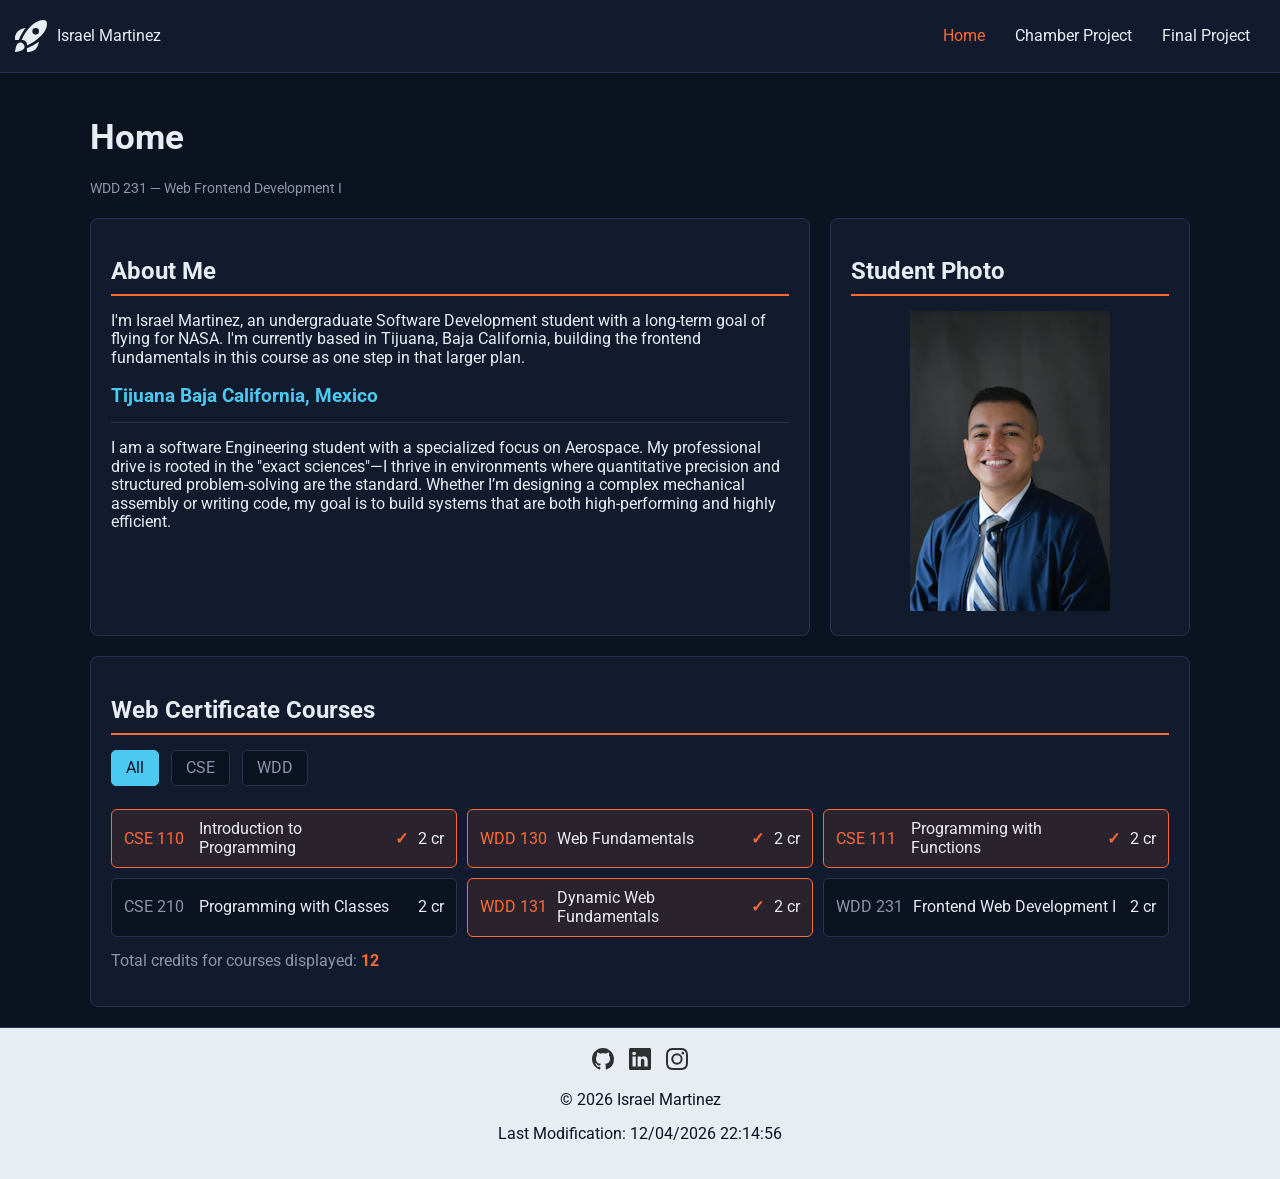
<file: index.html>
<!DOCTYPE html>
<html lang="en">
<head>

    <meta charset="UTF-8">
    <meta name="viewport" content="width=device-width, initial-scale=1.0">
    <title>Israel Martinez | WDD 231</title>
    <meta name="description" content="Israel Martinez's BYU-Idaho WDD 231 course home page">
    <meta name="author" content="Israel Martinez">

    <link rel="stylesheet" href="styles/normalize.css">
    <link rel="stylesheet" href="styles/small.css">
    <link rel="stylesheet" href="styles/larger.css">

    <link rel="preconnect" href="https://fonts.googleapis.com">
    <link rel="preconnect" href="https://fonts.gstatic.com" crossorigin>
    <link href="https://fonts.googleapis.com/css2?family=Roboto:wght@100;400;700&display=swap" rel="stylesheet">

    <script src="scripts/navigation.js" defer></script>
    <script src="scripts/date.js" defer></script>
    <script src="scripts/course.js" defer></script>
</head>
<body>

    <header class="site-header">
         <div class="brand">
            <img src="images/rocket.svg" alt="logo home page " class="brand-mark" width="32" height="32">
            <span class="brand-name"> Israel Martinez </span>
         </div>
         <button id="navToggle" class="nav-toggle" aria-label="Open navigation menu" aria-expanded="false" aria-controls="primaryNav">
         <span class="hamburger"></span>
        </button>
        <nav id="primaryNav" class="primary-nav">
        <a href="index.html" class="nav-link current" aria-current="page">Home</a>
        <a href="chamber/index.html" class="nav-link">Chamber Project</a>
        <a href="#" class="nav-link">Final Project</a>
</nav>
    </header>

    

    <main>
    <h1>Home</h1>
    <p class="mission-line">WDD 231 — Web Frontend Development I</p>
 
    <div class="grid-container">
 
      <section class="card" id="about">
        <h2>About Me</h2>
        <div class="card-content">
          <div class="about-top">
            <p>I'm Israel Martinez, an undergraduate Software Development student with a
              long-term goal of flying for NASA. I'm currently based in Tijuana, Baja California,
              building the frontend fundamentals in this course as one step in that larger plan.</p>
          </div>
          <h3>Tijuana Baja California, Mexico</h3>
          <hr>
          <p>I am a software Engineering student with a specialized focus on Aerospace. My professional drive is rooted in the "exact sciences"—I thrive in environments where quantitative precision and structured problem-solving are the standard. Whether I’m designing a complex mechanical assembly or writing code, my goal is to build systems that are both high-performing and highly efficient.</p>
        </div>
      </section>
 
      <section class="card" id="photo">
        <h2>Student Photo</h2>
        <div class="card-content photo-content">
          <img src="images/profile.png" alt="Profile Photo Israel Martinez" width="200" height="300"  loading="lazy">
        </div>
      </section>
 
      <section class="card" id="courses">
        <h2>Web Certificate Courses</h2>
        <div class="card-content">
          <div class="filter-buttons">
            <button class="filter-btn active" data-filter="All">All</button>
            <button class="filter-btn" data-filter="CSE">CSE</button>
            <button class="filter-btn" data-filter="WDD">WDD</button>
          </div>
          <div id="courseList" class="course-list" aria-live="polite"></div>
          <p class="credit-readout">Total credits for courses displayed: <span id="totalCredits" class="mono">0</span></p>
        </div>
      </section>
 
    </div>
  </main>

    <footer>
    <div class="footer-social">
        <a href="https://github.com/learsiml-afk" target="_blank" rel="noopener" aria-label="GitHub profile">
            <img src="images/github.svg" alt="Github logo" width="22" height="22">
        </a>
        <a href="https://www.linkedin.com/in/israel-martinez-lopez/" target="_blank" rel="noopener" aria-label="Linkedin profile">
            <img src="images/linkedin.svg" alt="Linkedin logo" width="22" height="22">
        </a>
        <a href="https://www.instagram.com" target="_blank" rel="noopener" aria-label="Instagram profile">
            <img src="images/instagram.svg" alt="Instagram logo" width="22" height="22">
        </a>
    </div>
    <p>&copy; <span id="currentyear"></span> Israel Martinez</p>
    <p id="lastModified"></p>
</footer>

</body>
</html>
</file>
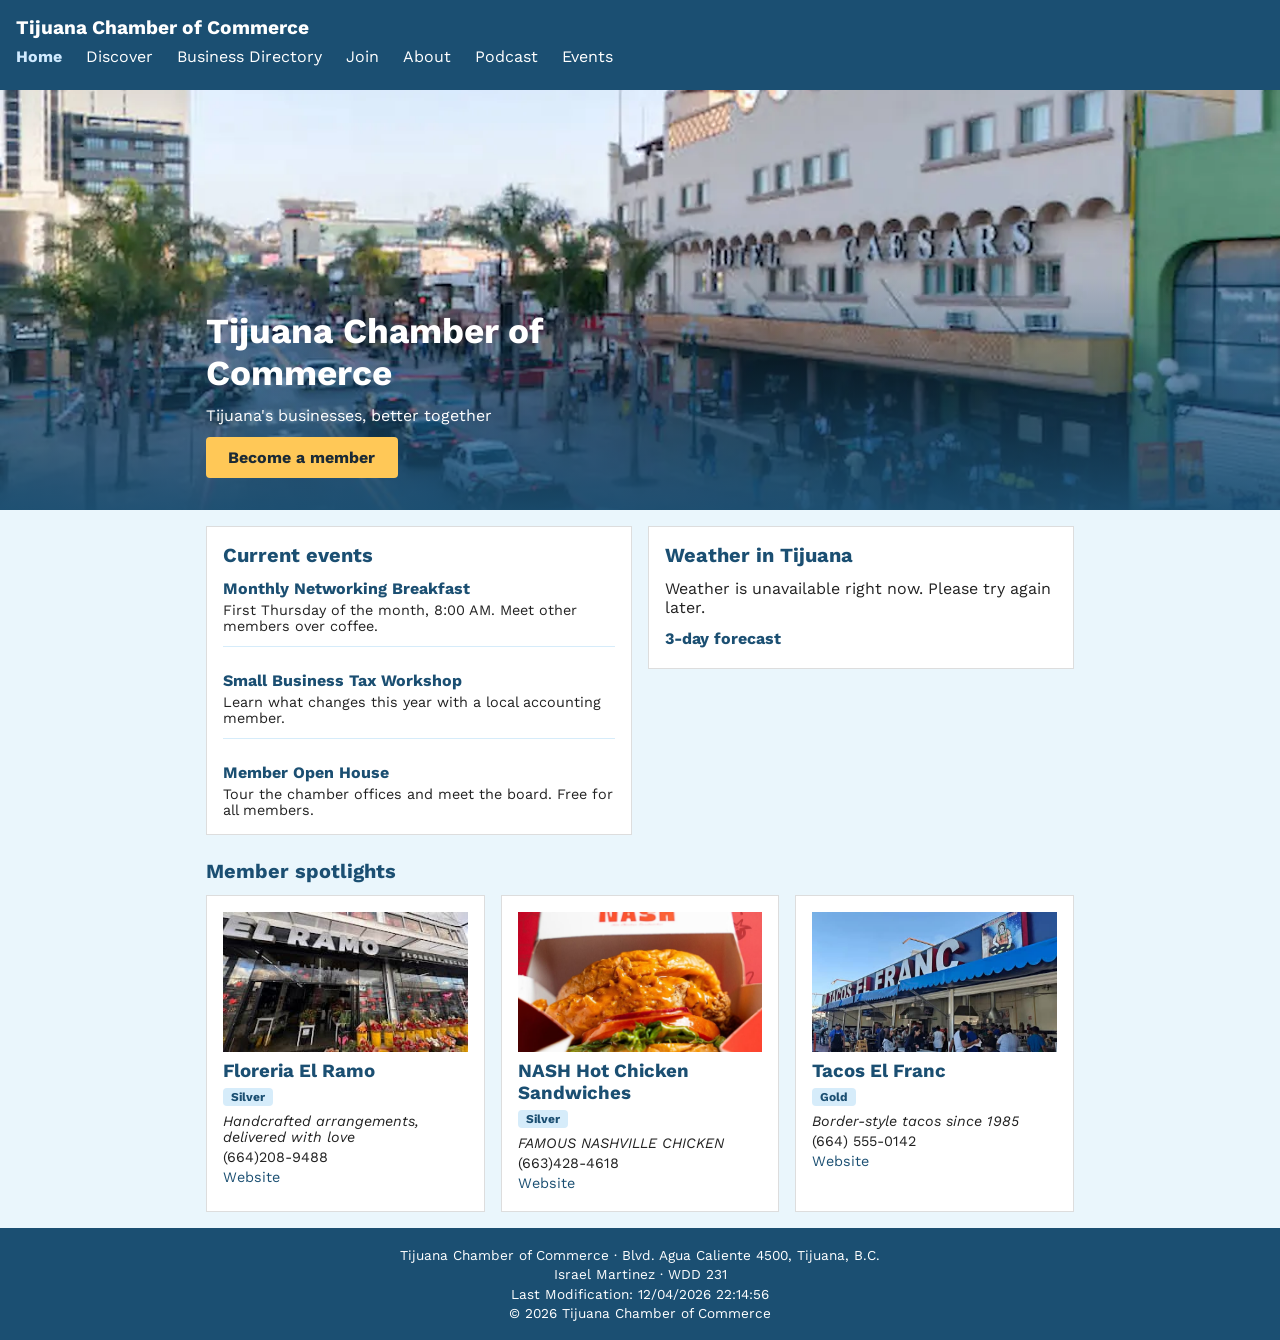
<file: chamber/index.html>
<!DOCTYPE html>
<html lang="en">
<head>
  <meta charset="UTF-8">
  <meta name="viewport" content="width=device-width, initial-scale=1.0">
  <title>Tijuana Chamber of Commerce | Home</title>
  <meta name="description" content="The Tijuana Chamber of Commerce connects local businesses with events, networking, and growth opportunities.">
  <meta name="author" content="Israel Martinez">

  <link rel="icon" href="images/favicon.ico">

  <meta property="og:title" content="Tijuana Chamber of Commerce | Home">
  <meta property="og:description" content="The Tijuana Chamber of Commerce connects local businesses with events, networking, and growth opportunities.">
  <meta property="og:image" content="https://learsiml-afk.github.io/wdd231/chamber/images/og-image.png">
  <meta property="og:url" content="https://learsiml-afk.github.io/wdd231/chamber/index.html">

  <link rel="preconnect" href="https://fonts.googleapis.com">
  <link rel="preconnect" href="https://fonts.gstatic.com" crossorigin>
  <link href="https://fonts.googleapis.com/css2?family=Work+Sans:wght@400;600;700&display=swap" rel="stylesheet">

  <link rel="stylesheet" href="styles/normalize.css">
  <link rel="stylesheet" href="styles/small.css">
  <link rel="stylesheet" href="styles/larger.css">

  <script src="scripts/index.js" defer></script>
</head>
<body>

  <header class="site-header">
    <div class="header-bar">
      <p class="site-title">Tijuana Chamber of Commerce</p>
      <button id="navToggle" class="nav-toggle" aria-expanded="false" aria-controls="primaryNav">Menu</button>
    </div>

    <nav id="primaryNav" class="primary-nav" aria-label="Main">
      <a href="index.html" aria-current="page">Home</a>
      <a href="discover.html">Discover</a>
      <a href="directory.html">Business Directory</a>
      <a href="join.html">Join</a>
      <a href="about.html">About</a>
      <a href="podcast.html">Podcast</a>
      <a href="events.html">Events</a>
    </nav>
  </header>

  <main class="home-main">

  <section class="hero" aria-labelledby="heroTitle">
    <picture>
      <source media="(min-width: 700px)" srcset="images/hero-large.webp" width="1400" height="600">
      <img src="images/hero-small.webp" alt="Tijuana skyline at sunset with the city's arch in the foreground" width="800" height="600" fetchpriority="high">
    </picture>
    <div class="hero-copy">
      <h1 id="heroTitle">Tijuana Chamber of Commerce</h1>
      <p class="hero-tagline">Tijuana's businesses, better together</p>
      <a class="hero-cta" href="join.html">Become a member</a>
    </div>
  </section>

  <div class="home-content">
    <div class="home-grid">

      <section class="home-card events" aria-labelledby="eventsTitle">
        <h2 id="eventsTitle">Current events</h2>
        <ul class="event-list">
          <li>
            <h3>Monthly Networking Breakfast</h3>
            <p>First Thursday of the month, 8:00 AM. Meet other members over coffee.</p>
          </li>
          <li>
            <h3>Small Business Tax Workshop</h3>
            <p>Learn what changes this year with a local accounting member.</p>
          </li>
          <li>
            <h3>Member Open House</h3>
            <p>Tour the chamber offices and meet the board. Free for all members.</p>
          </li>
        </ul>
      </section>

      <section class="home-card weather" aria-labelledby="weatherTitle">
        <h2 id="weatherTitle">Weather in Tijuana</h2>
        <div id="currentWeather" aria-live="polite">
          <p>Loading weather…</p>
        </div>
        <h3>3-day forecast</h3>
        <ul id="forecast" class="forecast-list"></ul>
      </section>

    </div>

    <section class="spotlights" aria-labelledby="spotTitle">
      <h2 id="spotTitle">Member spotlights</h2>
      <div id="spotlightList" class="spotlight-list"></div>
    </section>
  </div>
  </main>

  <footer class="site-footer">
    <p>Tijuana Chamber of Commerce &middot; Blvd. Agua Caliente 4500, Tijuana, B.C.</p>
    <p>Israel Martinez &middot; WDD 231</p>
    <p>Last Modification: <span id="lastModified"></span></p>
    <p>&copy; <span id="currentYear"></span> Tijuana Chamber of Commerce</p>
  </footer>

</body>
</html>
</file>
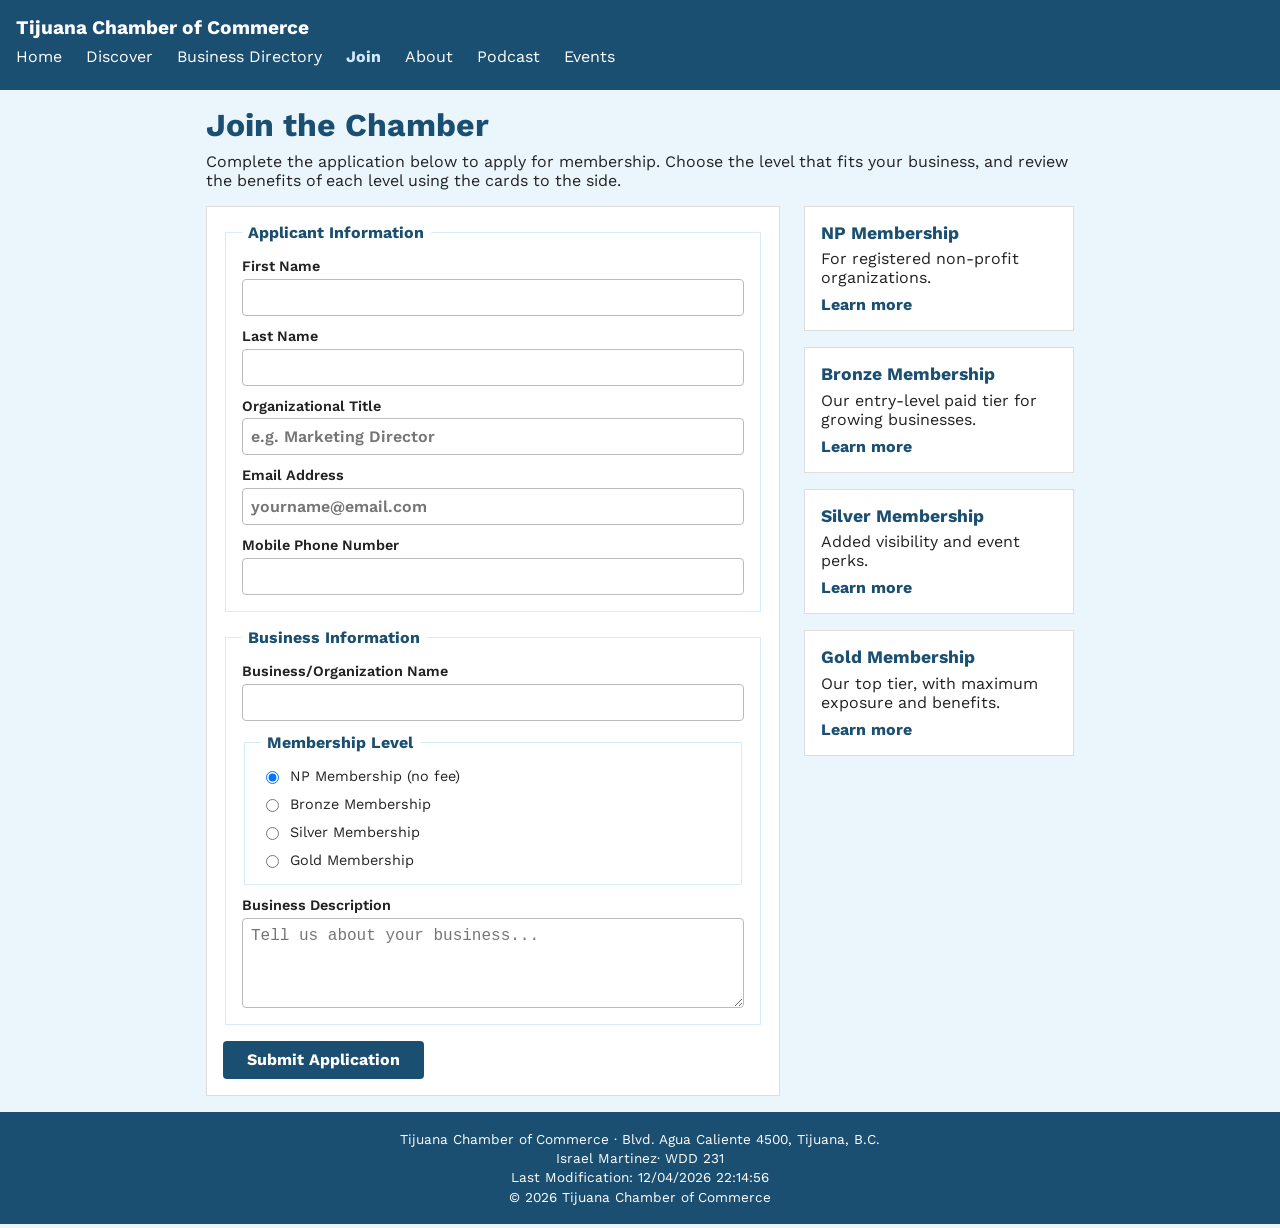
<file: chamber/Join.html>
<!DOCTYPE html>
<html lang="en">
<head>
  <meta charset="UTF-8">
  <meta name="viewport" content="width=device-width, initial-scale=1.0">
  <title>Join | Tijuana Chamber of Commerce</title>
  <meta name="description" content="Apply for membership with the Tijuana Chamber of Commerce.">
  <meta name="author" content="Israel Martinez">

  <link rel="icon" href="images/favicon.ico">

  <meta property="og:title" content="Join | Tijuana Chamber of Commerce">
  <meta property="og:description" content="Apply for membership with the Tijuana Chamber of Commerce.">
  <meta property="og:image" content="https://learsiml-afk.github.io/wdd231/chamber/images/og-image.png">  <meta property="og:url" content="https://learsiml-afk.github.io/wdd231/chamber/join.html">

  <link rel="preconnect" href="https://fonts.googleapis.com">
  <link rel="preconnect" href="https://fonts.gstatic.com" crossorigin>
  <link href="https://fonts.googleapis.com/css2?family=Work+Sans:wght@400;600;700&display=swap" rel="stylesheet">

  <link rel="stylesheet" href="styles/normalize.css">
  <link rel="stylesheet" href="styles/small.css">
  <link rel="stylesheet" href="styles/larger.css">

  <script src="scripts/join.js" defer></script>
</head>
<body>

  <header class="site-header">
    <div class="header-bar">
      <p class="site-title">Tijuana Chamber of Commerce</p>
      <button id="navToggle" class="nav-toggle">Menu</button>
    </div>

    <nav id="primaryNav" class="primary-nav">
      <a href="directory.html">Home</a>
      <a href="discover.html">Discover</a>
      <a href="directory.html">Business Directory</a>
      <a href="join.html" aria-current="page">Join</a>
      <a href="about.html">About</a>
      <a href="podcast.html">Podcast</a>
      <a href="events.html">Events</a>
    </nav>
  </header>

  <main>
    <h1 class="page-title">Join the Chamber</h1>
    <p>Complete the application below to apply for membership. Choose the level that fits your business, and review the benefits of each level using the cards to the side.</p>

    <div class="join-layout">

      <form action="thankyou.html" method="get" class="join-form">

        <fieldset>
          <legend>Applicant Information</legend>

          <label for="firstName">
            First Name
            <input type="text" id="firstName" name="firstName" title="First Name" autocomplete="given-name" required>
          </label>

          <label for="lastName">
            Last Name
            <input type="text" id="lastName" name="lastName" title="Last Name" autocomplete="family-name" required>
          </label>

          <label for="orgTitle">
            Organizational Title
            <input type="text" id="orgTitle" name="orgTitle" title="Organizational Title" autocomplete="organization-title"
              pattern="[A-Za-z\s\-]{7,}" placeholder="e.g. Marketing Director">
          </label>

          <label for="email">
            Email Address
            <input type="email" id="email" name="email" title="Email Address" autocomplete="email" placeholder="yourname@email.com" required>
          </label>

          <label for="mobile">
            Mobile Phone Number
            <input type="tel" id="mobile" name="mobile" title="Mobile Phone Number" autocomplete="tel" required>
          </label>
        </fieldset>

        <fieldset>
          <legend>Business Information</legend>

          <label for="businessName">
            Business/Organization Name
            <input type="text" id="businessName" name="businessName" title="Business Name" autocomplete="organization" required>
          </label>

          <fieldset class="membership-levels">
            <legend>Membership Level</legend>

            <label class="radio-label">
              <input type="radio" name="membershipLevel" value="np" checked>
              NP Membership (no fee)
            </label>

            <label class="radio-label">
              <input type="radio" name="membershipLevel" value="bronze">
              Bronze Membership
            </label>

            <label class="radio-label">
              <input type="radio" name="membershipLevel" value="silver">
              Silver Membership
            </label>

            <label class="radio-label">
              <input type="radio" name="membershipLevel" value="gold">
              Gold Membership
            </label>
          </fieldset>

          <label for="description">
            Business Description
            <textarea id="description" name="description" title="Business Description" rows="4" placeholder="Tell us about your business..."></textarea>
          </label>
        </fieldset>

        <input type="hidden" id="timestamp" name="timestamp">

        <button type="submit">Submit Application</button>
      </form>

      <section class="membership-cards">

        <article class="membership-card">
          <h2>NP Membership</h2>
          <p>For registered non-profit organizations.</p>
          <a href="#" data-modal="npModal">Learn more</a>
        </article>

        <article class="membership-card">
          <h2>Bronze Membership</h2>
          <p>Our entry-level paid tier for growing businesses.</p>
          <a href="#" data-modal="bronzeModal">Learn more</a>
        </article>

        <article class="membership-card">
          <h2>Silver Membership</h2>
          <p>Added visibility and event perks.</p>
          <a href="#" data-modal="silverModal">Learn more</a>
        </article>

        <article class="membership-card">
          <h2>Gold Membership</h2>
          <p>Our top tier, with maximum exposure and benefits.</p>
          <a href="#" data-modal="goldModal">Learn more</a>
        </article>

      </section>

    </div>

    <dialog id="npModal" class="benefits-modal">
      <h2>NP Membership Benefits</h2>
      <ul>
        <li>Free membership for qualifying non-profits</li>
        <li>Listing in the online business directory</li>
        <li>Access to chamber networking events</li>
      </ul>
      <button class="close-modal">Close</button>
    </dialog>

    <dialog id="bronzeModal" class="benefits-modal">
      <h2>Bronze Membership Benefits</h2>
      <ul>
        <li>All NP-level benefits</li>
        <li>One event discount per quarter</li>
        <li>Access to chamber training workshops</li>
      </ul>
      <button class="close-modal">Close</button>
    </dialog>

    <dialog id="silverModal" class="benefits-modal">
      <h2>Silver Membership Benefits</h2>
      <ul>
        <li>All Bronze-level benefits</li>
        <li>Priority event registration</li>
        <li>Quarterly advertising placement on the chamber site</li>
      </ul>
      <button class="close-modal">Close</button>
    </dialog>

    <dialog id="goldModal" class="benefits-modal">
      <h2>Gold Membership Benefits</h2>
      <ul>
        <li>All Silver-level benefits</li>
        <li>Featured spotlight position on the home page</li>
        <li>Unlimited event discounts</li>
        <li>Dedicated chamber advertising support</li>
      </ul>
      <button class="close-modal">Close</button>
    </dialog>

  </main>

  <footer class="site-footer">
    <p>Tijuana Chamber of Commerce &middot; Blvd. Agua Caliente 4500, Tijuana, B.C.</p>
    <p>Israel Martinez&middot; WDD 231</p>
    <p>Last Modification: <span id="lastModified"></span></p>
    <p>&copy; <span id="currentYear"></span> Tijuana Chamber of Commerce</p>
  </footer>

</body>
</html>
</file>
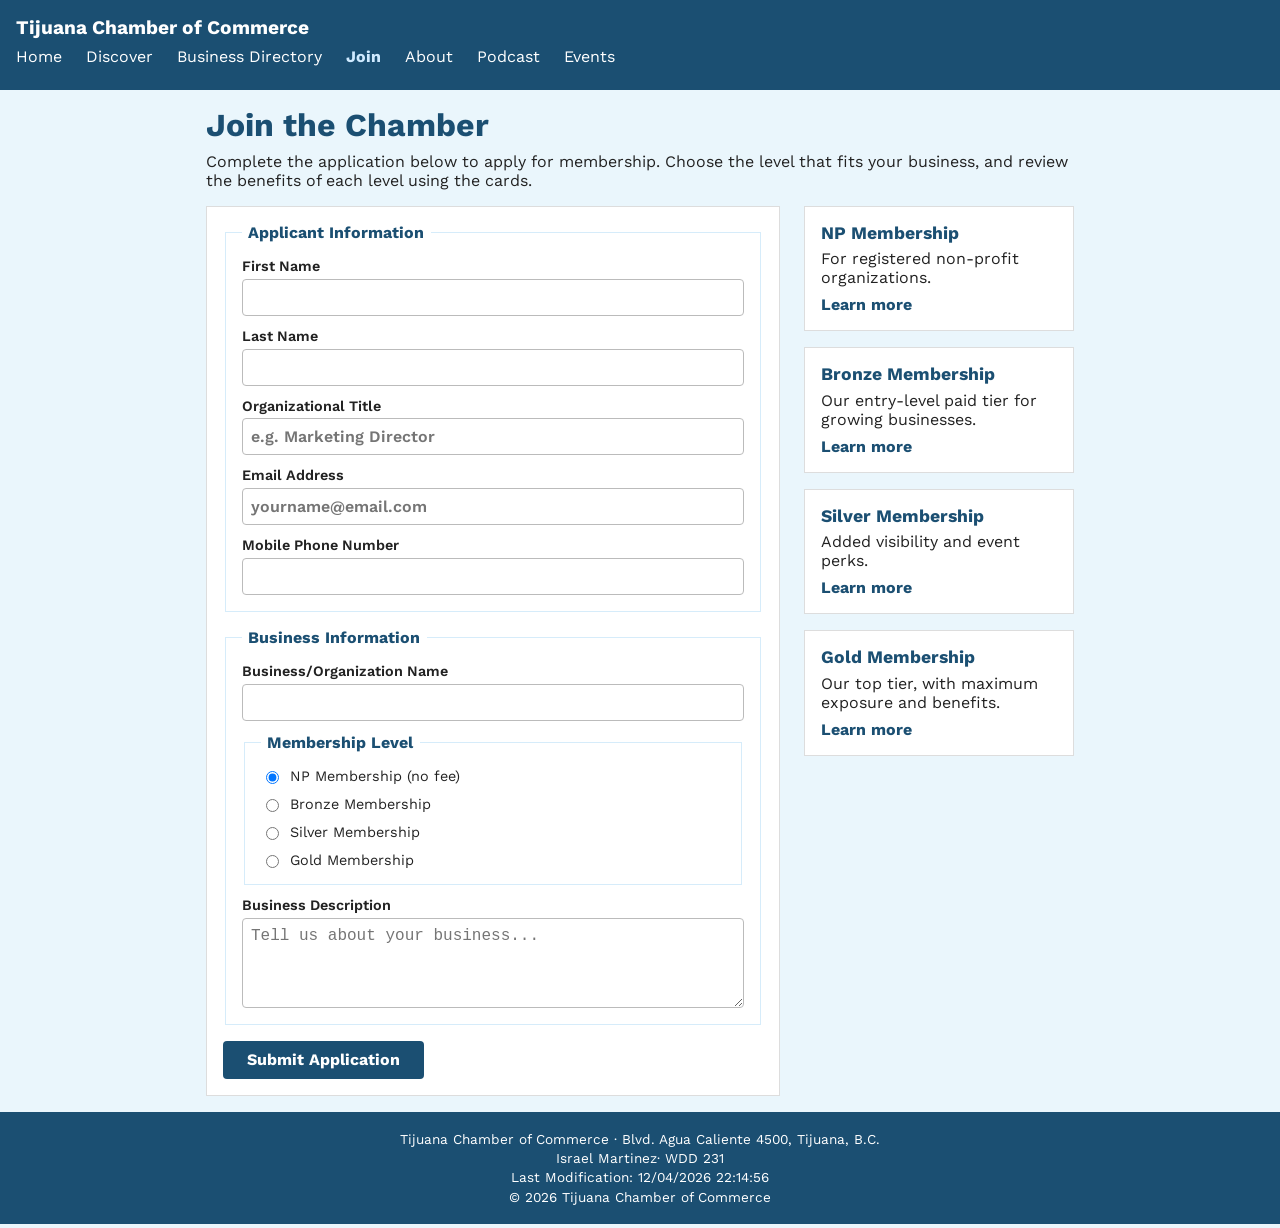
<file: chamber/join.html>
<!DOCTYPE html>
<html lang="en">
<head>
  <meta charset="UTF-8">
  <meta name="viewport" content="width=device-width, initial-scale=1.0">
  <title>Join | Tijuana Chamber of Commerce</title>
  <meta name="description" content="Apply for membership with the Tijuana Chamber of Commerce.">
  <meta name="author" content="Israel Martinez">

  <link rel="icon" href="images/favicon.ico">

  <meta property="og:title" content="Join | Tijuana Chamber of Commerce">
  <meta property="og:description" content="Apply for membership with the Tijuana Chamber of Commerce.">
  <meta property="og:image" content="https://learsiml-afk.github.io/wdd231/chamber/images/og-image.png">  <meta property="og:url" content="https://learsiml-afk.github.io/wdd231/chamber/join.html">

  <link rel="preconnect" href="https://fonts.googleapis.com">
  <link rel="preconnect" href="https://fonts.gstatic.com" crossorigin>
  <link href="https://fonts.googleapis.com/css2?family=Work+Sans:wght@400;600;700&display=swap" rel="stylesheet">

  <link rel="stylesheet" href="styles/normalize.css">
  <link rel="stylesheet" href="styles/small.css">
  <link rel="stylesheet" href="styles/larger.css">

  <script src="scripts/join.js" defer></script>
</head>
<body>

  <header class="site-header">
    <div class="header-bar">
      <p class="site-title">Tijuana Chamber of Commerce</p>
      <button id="navToggle" class="nav-toggle">Menu</button>
    </div>

    <nav id="primaryNav" class="primary-nav">
      <a href="index.html">Home</a>
      <a href="discover.html">Discover</a>
      <a href="directory.html">Business Directory</a>
      <a href="join.html" aria-current="page">Join</a>
      <a href="about.html">About</a>
      <a href="podcast.html">Podcast</a>
      <a href="events.html">Events</a>
    </nav>
  </header>

  <main>
    <h1 class="page-title">Join the Chamber</h1>
    <p>Complete the application below to apply for membership. Choose the level that fits your business, and review the benefits of each level using the cards.</p>

    <div class="join-layout">

      <form action="thankyou.html" method="get" class="join-form">

        <fieldset>
          <legend>Applicant Information</legend>

          <label for="firstName">
            First Name
            <input type="text" id="firstName" name="firstName" title="First Name" autocomplete="given-name" required>
          </label>

          <label for="lastName">
            Last Name
            <input type="text" id="lastName" name="lastName" title="Last Name" autocomplete="family-name" required>
          </label>

          <label for="orgTitle">
            Organizational Title
            <input type="text" id="orgTitle" name="orgTitle" title="Letters, spaces, and hyphens only, at least 7 characters" autocomplete="organization-title"
              pattern="[A-Za-z\s\-]{7,}" placeholder="e.g. Marketing Director">
          </label>

          <label for="email">
            Email Address
            <input type="email" id="email" name="email" title="Email Address" autocomplete="email" placeholder="yourname@email.com" required>
          </label>

          <label for="mobile">
            Mobile Phone Number
            <input type="tel" id="mobile" name="mobile" title="Mobile Phone Number" autocomplete="tel" required>
          </label>
        </fieldset>

        <fieldset>
          <legend>Business Information</legend>

          <label for="businessName">
            Business/Organization Name
            <input type="text" id="businessName" name="businessName" title="Business Name" autocomplete="organization" required>
          </label>

          <fieldset class="membership-levels">
            <legend>Membership Level</legend>

            <label class="radio-label">
              <input type="radio" name="membershipLevel" value="np" title="NP Membership" checked>
              NP Membership (no fee)
            </label>

            <label class="radio-label">
              <input type="radio" name="membershipLevel" value="bronze" title="Bronze Membership">
              Bronze Membership
            </label>

            <label class="radio-label">
              <input type="radio" name="membershipLevel" value="silver" title="Silver Membership">
              Silver Membership
            </label>

            <label class="radio-label">
              <input type="radio" name="membershipLevel" value="gold" title="Gold Membership">
              Gold Membership
            </label>
          </fieldset>

          <label for="description">
            Business Description
            <textarea id="description" name="description" title="Business Description" autocomplete="off" rows="4" placeholder="Tell us about your business..."></textarea>
          </label>
        </fieldset>

        <input type="hidden" id="timestamp" name="timestamp">

        <button type="submit">Submit Application</button>
      </form>

      <section class="membership-cards">

        <article class="membership-card">
          <h2>NP Membership</h2>
          <p>For registered non-profit organizations.</p>
          <a href="#" data-modal="npModal">Learn more</a>
        </article>

        <article class="membership-card">
          <h2>Bronze Membership</h2>
          <p>Our entry-level paid tier for growing businesses.</p>
          <a href="#" data-modal="bronzeModal">Learn more</a>
        </article>

        <article class="membership-card">
          <h2>Silver Membership</h2>
          <p>Added visibility and event perks.</p>
          <a href="#" data-modal="silverModal">Learn more</a>
        </article>

        <article class="membership-card">
          <h2>Gold Membership</h2>
          <p>Our top tier, with maximum exposure and benefits.</p>
          <a href="#" data-modal="goldModal">Learn more</a>
        </article>

      </section>

    </div>

    <dialog id="npModal" class="benefits-modal">
      <h2>NP Membership Benefits</h2>
      <ul>
        <li>Free membership for qualifying non-profits</li>
        <li>Listing in the online business directory</li>
        <li>Access to chamber networking events</li>
      </ul>
      <button class="close-modal">Close</button>
    </dialog>

    <dialog id="bronzeModal" class="benefits-modal">
      <h2>Bronze Membership Benefits</h2>
      <ul>
        <li>All NP-level benefits</li>
        <li>One event discount per quarter</li>
        <li>Access to chamber training workshops</li>
      </ul>
      <button class="close-modal">Close</button>
    </dialog>

    <dialog id="silverModal" class="benefits-modal">
      <h2>Silver Membership Benefits</h2>
      <ul>
        <li>All Bronze-level benefits</li>
        <li>Priority event registration</li>
        <li>Quarterly advertising placement on the chamber site</li>
      </ul>
      <button class="close-modal">Close</button>
    </dialog>

    <dialog id="goldModal" class="benefits-modal">
      <h2>Gold Membership Benefits</h2>
      <ul>
        <li>All Silver-level benefits</li>
        <li>Featured spotlight position on the home page</li>
        <li>Unlimited event discounts</li>
        <li>Dedicated chamber advertising support</li>
      </ul>
      <button class="close-modal">Close</button>
    </dialog>

  </main>

  <footer class="site-footer">
    <p>Tijuana Chamber of Commerce &middot; Blvd. Agua Caliente 4500, Tijuana, B.C.</p>
    <p>Israel Martinez&middot; WDD 231</p>
    <p>Last Modification: <span id="lastModified"></span></p>
    <p>&copy; <span id="currentYear"></span> Tijuana Chamber of Commerce</p>
  </footer>

</body>
</html>
</file>
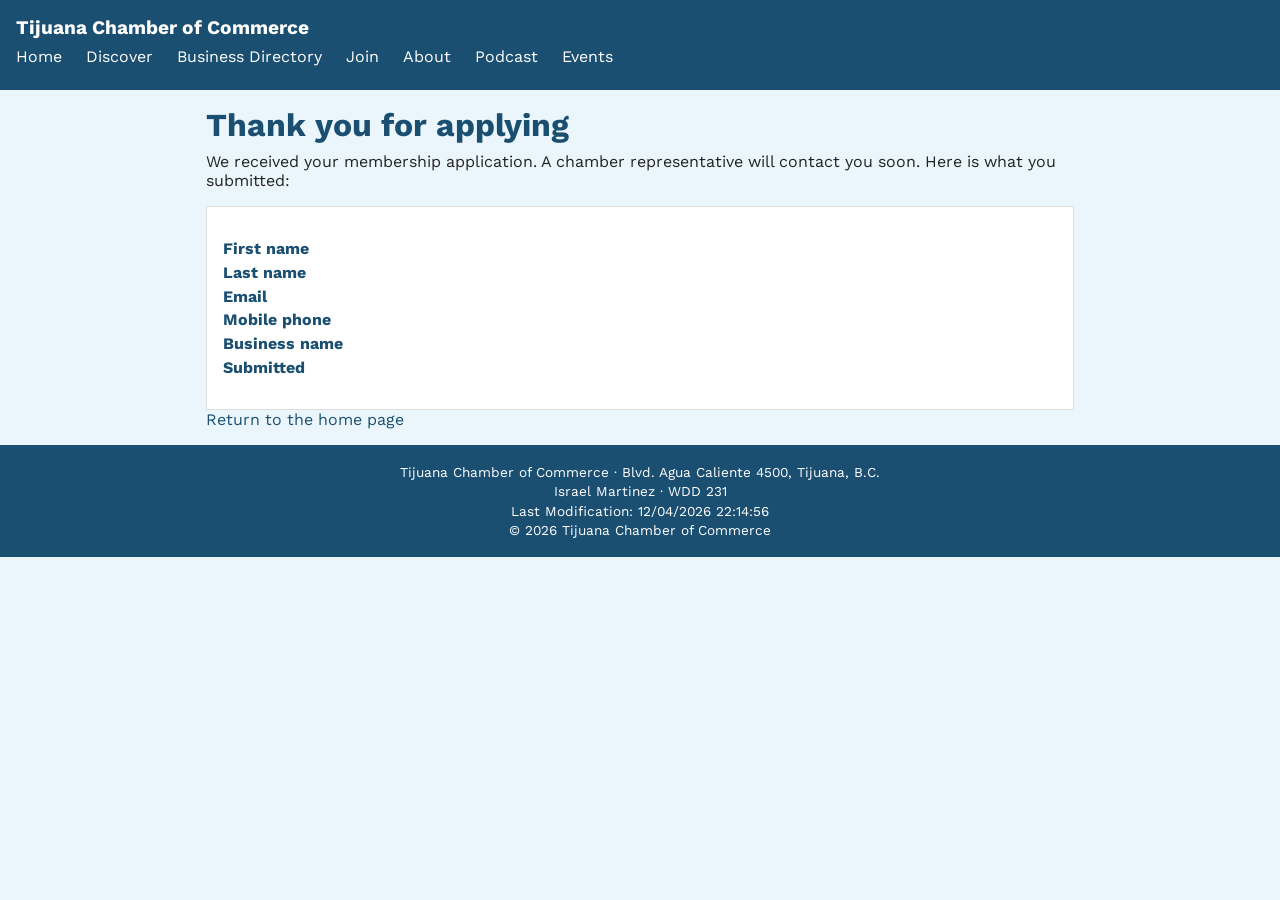
<file: chamber/thankyou.html>
<!DOCTYPE html>
<html lang="en">
<head>
  <meta charset="UTF-8">
  <meta name="viewport" content="width=device-width, initial-scale=1.0">
  <title>Thank You | Tijuana Chamber of Commerce</title>
  <meta name="description" content="Your membership application to the Tijuana Chamber of Commerce has been received.">
  <meta name="author" content="Israel Martinez">
  <meta name="robots" content="noindex">

  <link rel="icon" href="images/favicon.ico">

  <meta property="og:title" content="Thank You | Tijuana Chamber of Commerce">
  <meta property="og:description" content="Your membership application to the Tijuana Chamber of Commerce has been received.">
  <meta property="og:image" content="https://learsiml-afk.github.io/wdd231/chamber/images/og-image.png">
  <meta property="og:url" content="https://learsiml-afk.github.io/wdd231/chamber/thankyou.html">

  <link rel="preconnect" href="https://fonts.googleapis.com">
  <link rel="preconnect" href="https://fonts.gstatic.com" crossorigin>
  <link href="https://fonts.googleapis.com/css2?family=Work+Sans:wght@400;600;700&display=swap" rel="stylesheet">

  <link rel="stylesheet" href="styles/normalize.css">
  <link rel="stylesheet" href="styles/small.css">
  <link rel="stylesheet" href="styles/larger.css">

  <script src="scripts/thankyou.js" defer></script>
</head>
<body>

  <header class="site-header">
    <div class="header-bar">
      <p class="site-title">Tijuana Chamber of Commerce</p>
      <button id="navToggle" class="nav-toggle" aria-expanded="false" aria-controls="primaryNav">Menu</button>
    </div>

    <nav id="primaryNav" class="primary-nav" aria-label="Main">
      <a href="index.html">Home</a>
      <a href="discover.html">Discover</a>
      <a href="directory.html">Business Directory</a>
      <a href="join.html">Join</a>
      <a href="about.html">About</a>
      <a href="podcast.html">Podcast</a>
      <a href="events.html">Events</a>
    </nav>
  </header>

  <main>
    <h1 class="page-title">Thank you for applying</h1>
    <p>We received your membership application. A chamber representative will contact you soon. Here is what you submitted:</p>

    <section class="confirmation-card" aria-label="Application summary">
      <dl>
        <dt>First name</dt>
        <dd id="outFirstName"></dd>

        <dt>Last name</dt>
        <dd id="outLastName"></dd>

        <dt>Email</dt>
        <dd id="outEmail"></dd>

        <dt>Mobile phone</dt>
        <dd id="outMobile"></dd>

        <dt>Business name</dt>
        <dd id="outBusinessName"></dd>

        <dt>Submitted</dt>
        <dd id="outTimestamp"></dd>
      </dl>
    </section>

    <p><a href="index.html">Return to the home page</a></p>
  </main>

  <footer class="site-footer">
    <p>Tijuana Chamber of Commerce &middot; Blvd. Agua Caliente 4500, Tijuana, B.C.</p>
    <p>Israel Martinez &middot; WDD 231</p>
    <p>Last Modification: <span id="lastModified"></span></p>
    <p>&copy; <span id="currentYear"></span> Tijuana Chamber of Commerce</p>
  </footer>

</body>
</html>
</file>
<file: styles/small.css>
:root {
  --bg-color: #0b1220;
  --card-color: #121b2e;
  --border-color: #263353;
  --orange: #ff6b35;
  --blue: #4cc9f0;
  --text-color: #e8ecf3;
  --gray-text: #8b96ad;
}

body {
  background-color: var(--bg-color);
  color: var(--text-color);
  font-family: "Roboto", sans-serif;
}

h1, h2, h3 {
  font-family: "Roboto", sans-serif;
}

a {
  color: var(--blue);
  text-decoration: none;
}

.site-header {
  display: flex;
  flex-wrap: wrap;
  align-items: center;
  justify-content: space-between;
  background-color: var(--card-color);
  border-bottom: 1px solid var(--border-color);
  padding: 15px;
}

.brand {
  display: flex;
  align-items: center;
  gap: 10px;
}

.brand-name {
  font-family: "Roboto", sans-serif;
  font-weight: 400;
}

.nav-toggle {
  display: flex;
  align-items: center;
  justify-content: center;
  cursor: pointer;
  background: none;
  border: 1px solid var(--border-color);
  border-radius: 5px;
  width: 40px;
  height: 36px;
}

.hamburger {
  position: relative;
  display: block;
  width: 20px;
  height: 2px;
  background-color: var(--text-color);
}

.hamburger::before,
.hamburger::after {
  content: "";
  position: absolute;
  left: 0;
  width: 20px;
  height: 2px;
  background-color: var(--text-color);
}

.hamburger::before { top: -6px; }
.hamburger::after  { top: 6px; }

.primary-nav {
  display: none;
  flex-direction: column;
  width: 100%;
  background-color: var(--card-color);
  border-top: 1px solid var(--border-color);
}

.primary-nav.open {
  display: flex;
}

.nav-link {
  padding: 12px 15px;
  color: var(--text-color);
  border-bottom: 1px solid var(--border-color);
}

.nav-link:hover {
  color: var(--orange);
}

.nav-link.current {
  color: var(--orange);
}

main {
  padding: 20px 15px;
  max-width: 1100px;
  margin: 0 auto;
}

.mission-line {
  color: var(--gray-text);
  font-size: 0.9rem;
  margin-bottom: 20px;
}

.grid-container {
  display: grid;
  grid-template-columns: 1fr;
  gap: 20px;
}

.card {
  background-color: var(--card-color);
  border: 1px solid var(--border-color);
  border-radius: 8px;
  padding: 20px;
}

.card h2 {
  border-bottom: 2px solid var(--orange);
  padding-bottom: 8px;
  margin-bottom: 15px;
}

.card-content h3 {
  color: var(--blue);
  margin-bottom: 8px;
}

.card-content hr {
  border: none;
  border-top: 1px solid var(--border-color);
  margin: 15px 0;
}

.photo-content {
  text-align: center;
}

.student-photo {
  width: 100%;
  max-width: 250px;
  border-radius: 8px;
  border: 1px solid var(--border-color);
}

.filter-buttons {
  margin-bottom: 15px;
}

.filter-btn {
  background-color: var(--bg-color);
  color: var(--gray-text);
  border: 1px solid var(--border-color);
  border-radius: 5px;
  padding: 8px 14px;
  margin-right: 8px;
  margin-bottom: 8px;
  cursor: pointer;
}

.filter-btn.active {
  background-color: var(--blue);
  color: var(--bg-color);
  border-color: var(--blue);
}

.course-list {
  display: grid;
  grid-template-columns: 1fr;
  gap: 10px;
}

.course-card {
  display: flex;
  justify-content: space-between;
  align-items: center;
  background-color: var(--bg-color);
  border: 1px solid var(--border-color);
  border-radius: 6px;
  padding: 10px 12px;
}

.course-card.completed {
  border-color: var(--orange);
  background-color: rgba(255, 107, 53, 0.1);
}

.course-card.completed .course-id {
  color: var(--orange);
}

.course-id {
  color: var(--gray-text);
  min-width: 65px;
}

.course-title {
  flex: 1;
  padding: 0 10px;
}

.credit-readout {
  margin-top: 15px;
  color: var(--gray-text);

}
.course-check {
  color: var(--orange);
  font-weight: bold;
  padding-right: 10px;
}

#totalCredits {
  color: var(--orange);
  font-weight: bold;
}

footer {
  background-color: var(--text-color);
  border-top: 1px solid var(--border-color);
  text-align: center;
  color: var(--bg-color);
  padding: 20px 15px;
}

.footer-social {
  display: flex;
  justify-content: center;
  gap: 15px;
  margin-bottom: 10px;
}

.footer-social a {
  display: block;
  opacity: 0.8;
}

.footer-social a:hover {
  opacity: 1;
}
</file>
<file: styles/larger.css>
@media screen and (min-width: 768px) {

  .nav-toggle {
    display: none;
  }

  .primary-nav {
    display: flex;
    flex-direction: row;
    width: auto;
    background-color: transparent;
    border-top: none;
  }

  .nav-link {
    border-bottom: none;
  }

  main h1 {
    font-size: 2.2rem;
  }

  .grid-container {
    grid-template-columns: 2fr 1fr;
  }

  #courses {
    grid-column: 1 / 3;
  }

  .course-list {
    grid-template-columns: 1fr 1fr;
  }
}

@media screen and (min-width: 1100px) {
  .course-list {
    grid-template-columns: 1fr 1fr 1fr;
  }
}
</file>
<file: chamber/styles/small.css>
body {
  font-family: "Work Sans", Arial, sans-serif;
  color: #222;
  background-color: #eaf6fc;
}

a {
  color: #1b4f72;
}

.site-header {
  background-color: #1b4f72;
  color: #fff;
  padding: 1rem;
}

.header-bar {
  display: flex;
  justify-content: space-between;
  align-items: center;
}

.header-bar .site-title {
  font-size: 1.2rem;
  font-weight: 700;
  margin: 0;
}

.nav-toggle {
  background-color: #1b4f72;
  color: #fff;
  border: 1px solid #fff;
  padding: 0.4rem 0.7rem;
}

.primary-nav {
  display: none;
  flex-direction: column;
  margin-top: 1rem;
}

.primary-nav.open {
  display: flex;
}

.primary-nav a {
  color: #fff;
  padding: 0.5rem 0;
  border-bottom: 1px solid #5aa5db;
}

.primary-nav a[aria-current="page"] {
  color: #cfeaff;
  font-weight: bold;
}

main {
  max-width: 900px;
  margin: 0 auto;
  padding: 1rem;
}

.page-title {
  color: #1b4f72;
  margin-bottom: 0.5rem;
}

.directory-controls {
  display: flex;
  justify-content: space-between;
  align-items: center;
  margin: 1rem 0;
}

.view-toggle button {
  padding: 0.4rem 0.8rem;
  background-color: #fff;
  border: 2px solid #1b4f72;
  color: #1b4f72;
  font-weight: bold;
}

.view-toggle button.active {
  background-color: #1b4f72;
  color: #fff;
}

#directory {
  display: grid;
  grid-template-columns: 1fr;
  gap: 1rem;
  margin-top: 1rem;
}

.member-card {
  background-color: #fff;
  border: 1px solid #ddd;
  padding: 0.75rem;
}

.member-card img {
  width: 100%;
  height: 140px;
  object-fit: cover;
  margin-bottom: 0.5rem;
}

.member-card h3 {
  color: #1b4f72;
  margin-bottom: 0.25rem;
}

.badge {
  font-size: 0.75rem;
  font-weight: bold;
  padding: 0.15rem 0.5rem;
  background-color: #d6ecfa;
  color: #1b4f72;
  border-radius: 4px;
}

.member-card p {
  font-size: 0.9rem;
  margin: 0.15rem 0;
}

#directory.list {
  grid-template-columns: 1fr;
}

#directory.list .member-card {
  display: flex;
  align-items: center;
  gap: 1rem;
}

#directory.list .member-card img {
  display: none;
}

.site-footer {
  background-color: #1b4f72;
  color: #fff;
  padding: 1rem;
  text-align: center;
}

.site-footer p {
  font-size: 0.85rem;
  margin: 0.2rem 0;
}


.join-layout {
  display: flex;
  flex-direction: column;
  gap: 1.5rem;
  margin-top: 1rem;
}

.join-form {
  display: flex;
  flex-direction: column;
  gap: 1rem;
  background-color: #fff;
  border: 1px solid #ddd;
  padding: 1rem;
}

.join-form fieldset {
  border: 1px solid #d6ecfa;
  padding: 1rem;
  display: flex;
  flex-direction: column;
  gap: 0.75rem;
}

.join-form legend {
  color: #1b4f72;
  font-weight: bold;
  padding: 0 0.4rem;
}

.join-form label {
  display: flex;
  flex-direction: column;
  gap: 0.3rem;
  font-weight: 600;
  font-size: 0.9rem;
}

.join-form input,
.join-form textarea {
  padding: 0.5rem;
  border: 1px solid #bbb;
  border-radius: 4px;
  font-size: 1rem;
}

.join-form input:focus,
.join-form textarea:focus {
  outline: 2px solid #1b4f72;
  outline-offset: 1px;
}

.join-form input:user-invalid {
  border-color: #b3261e;
}

.membership-levels {
  gap: 0.5rem;
}

.join-form .radio-label {
  flex-direction: row;
  align-items: center;
  gap: 0.5rem;
  font-weight: normal;
}

.join-form button[type="submit"] {
  align-self: flex-start;
  background-color: #1b4f72;
  color: #fff;
  padding: 0.6rem 1.5rem;
  border-radius: 4px;
  font-weight: bold;
}

.join-form button[type="submit"]:hover {
  background-color: #163f5c;
}

.membership-cards {
  display: grid;
  grid-template-columns: 1fr;
  gap: 1rem;
}

.membership-card {
  background-color: #fff;
  border: 1px solid #ddd;
  padding: 1rem;
  opacity: 0;
  animation: cardEnter 0.6s ease forwards;
}

.membership-card:nth-child(1) { animation-delay: 0.1s; }
.membership-card:nth-child(2) { animation-delay: 0.25s; }
.membership-card:nth-child(3) { animation-delay: 0.4s; }
.membership-card:nth-child(4) { animation-delay: 0.55s; }

@keyframes cardEnter {
  from {
    opacity: 0;
    transform: translateY(16px);
  }
  to {
    opacity: 1;
    transform: translateY(0);
  }
}

@media (prefers-reduced-motion: reduce) {
  .membership-card {
    opacity: 1;
    animation: none;
  }
}


.membership-card h2 {
  color: #1b4f72;
  font-size: 1.1rem;
  margin-bottom: 0.4rem;
}

.membership-card a {
  display: inline-block;
  margin-top: 0.5rem;
  font-weight: bold;
}

.benefits-modal {
  border: none;
  border-radius: 6px;
  padding: 1.5rem;
  max-width: 400px;
  width: 90%;
}

.benefits-modal::backdrop {
  background-color: rgba(27, 79, 114, 0.5);
}

.benefits-modal h2 {
  color: #1b4f72;
  margin-bottom: 0.75rem;
}

.benefits-modal ul {
  margin-bottom: 1rem;
}

.benefits-modal li {
  padding: 0.25rem 0;
  padding-left: 1.2rem;
  position: relative;
}

.benefits-modal li::before {
  content: "\2713";
  position: absolute;
  left: 0;
  color: #1b4f72;
  font-weight: bold;
}

.close-modal {
  background-color: #1b4f72;
  color: #fff;
  padding: 0.4rem 1rem;
  border-radius: 4px;
}


.confirmation-card {
  background-color: #fff;
  border: 1px solid #ddd;
  padding: 1rem;
  margin-top: 1rem;
}

.confirmation-card dl {
  display: grid;
  grid-template-columns: 1fr;
  gap: 0.3rem;
}

.confirmation-card dt {
  color: #1b4f72;
  font-weight: bold;
  margin-top: 0.5rem;
}

.confirmation-card dd {
  margin: 0;
}

.home-main {
  max-width: none;
  margin: 0;
  padding: 0;
}

.home-content {
  max-width: 900px;
  margin: 0 auto;
  padding: 1rem;
}

.hero {
  position: relative;
  background-color: #1b4f72;
}

.hero img {
  width: 100%;
  height: 60vw;
  max-height: 460px;
  object-fit: cover;
}

.hero-copy {
  position: absolute;
  left: 0;
  right: 0;
  bottom: 0;
  padding: 1rem;
  background: linear-gradient(to top, rgba(27, 79, 114, 0.92), rgba(27, 79, 114, 0));
  color: #fff;
}

.hero-copy h1 {
  font-size: 1.4rem;
  margin-bottom: 0.75rem;
  max-width: 22ch;
}

.hero-tagline {
  margin-bottom: 0.75rem;
}

.hero-cta {
  display: inline-block;
  background-color: #ffc857;
  color: #1b2a35;
  font-weight: 700;
  padding: 0.7rem 1.4rem;
  border-radius: 4px;
}

.hero-cta:hover,
.hero-cta:focus-visible {
  background-color: #fff;
  outline: 2px solid #fff;
  outline-offset: 2px;
}

.home-grid {
  display: grid;
  grid-template-columns: 1fr;
  gap: 1rem;
}

.home-card,
.spotlight-card {
  background-color: #fff;
  border: 1px solid #ddd;
  padding: 1rem;
}

.home-card h2,
.spotlights h2 {
  color: #1b4f72;
  font-size: 1.25rem;
  margin-bottom: 0.75rem;
}

.home-card h3 {
  color: #1b4f72;
  font-size: 1rem;
  margin: 0.75rem 0 0.25rem;
}

.event-list li + li {
  margin-top: 0.75rem;
  padding-top: 0.75rem;
  border-top: 1px solid #d6ecfa;
}

.event-list p {
  font-size: 0.9rem;
}

.current-row {
  display: flex;
  align-items: center;
  gap: 0.5rem;
}

.temp {
  font-size: 2rem;
  font-weight: 700;
  color: #1b4f72;
}

.forecast-list li {
  display: grid;
  grid-template-columns: 6rem 40px 1fr auto;
  align-items: center;
  gap: 0.5rem;
  padding: 0.25rem 0;
  border-bottom: 1px solid #d6ecfa;
  font-size: 0.9rem;
}

.forecast-list .day {
  font-weight: 600;
}

.spotlights {
  margin-top: 1.5rem;
}

.spotlight-list {
  display: grid;
  grid-template-columns: 1fr;
  gap: 1rem;
}

.spotlight-card img {
  width: 100%;
  height: 140px;
  object-fit: cover;
  margin-bottom: 0.5rem;
}

.spotlight-card h3 {
  color: #1b4f72;
  margin-bottom: 0.25rem;
}

.spotlight-card p {
  font-size: 0.9rem;
  margin: 0.25rem 0;
}

.spotlight-card .tagline {
  font-style: italic;
  margin-top: 0.5rem;
}
</file>
<file: chamber/styles/larger.css>
@media (min-width: 700px) {
  .nav-toggle {
    display: none;
  }
 
  .primary-nav {
    display: flex;
    flex-direction: row;
    margin-top: 0;
    gap: 1.5rem;
  }
 
  .primary-nav a {
    border-bottom: none;
  }
 
  #directory,
  #directory.grid {
    grid-template-columns: repeat(auto-fit, minmax(220px, 1fr));
  }

  .join-layout {
    flex-direction: row;
    align-items: flex-start;
  }

  .join-form {
    flex: 2;
  }

  .membership-cards {
    flex: 1;
    grid-template-columns: 1fr;
    position: sticky;
    top: 1rem;
  }

  .confirmation-card dl {
    grid-template-columns: max-content 1fr;
    align-items: baseline;
  }

  .confirmation-card dt {
    margin-top: 0;
  }

  .hero img {
    height: 420px;
  }

  .hero-copy {
    padding: 2rem max(2rem, calc((100% - 900px) / 2 + 1rem));
  }

  .hero-copy h1 {
    font-size: 2.2rem;
  }

  .home-grid {
    grid-template-columns: 1fr 1fr;
    align-items: start;
  }

  .spotlight-list {
    grid-template-columns: repeat(auto-fit, minmax(240px, 1fr));
  }
}
</file>
